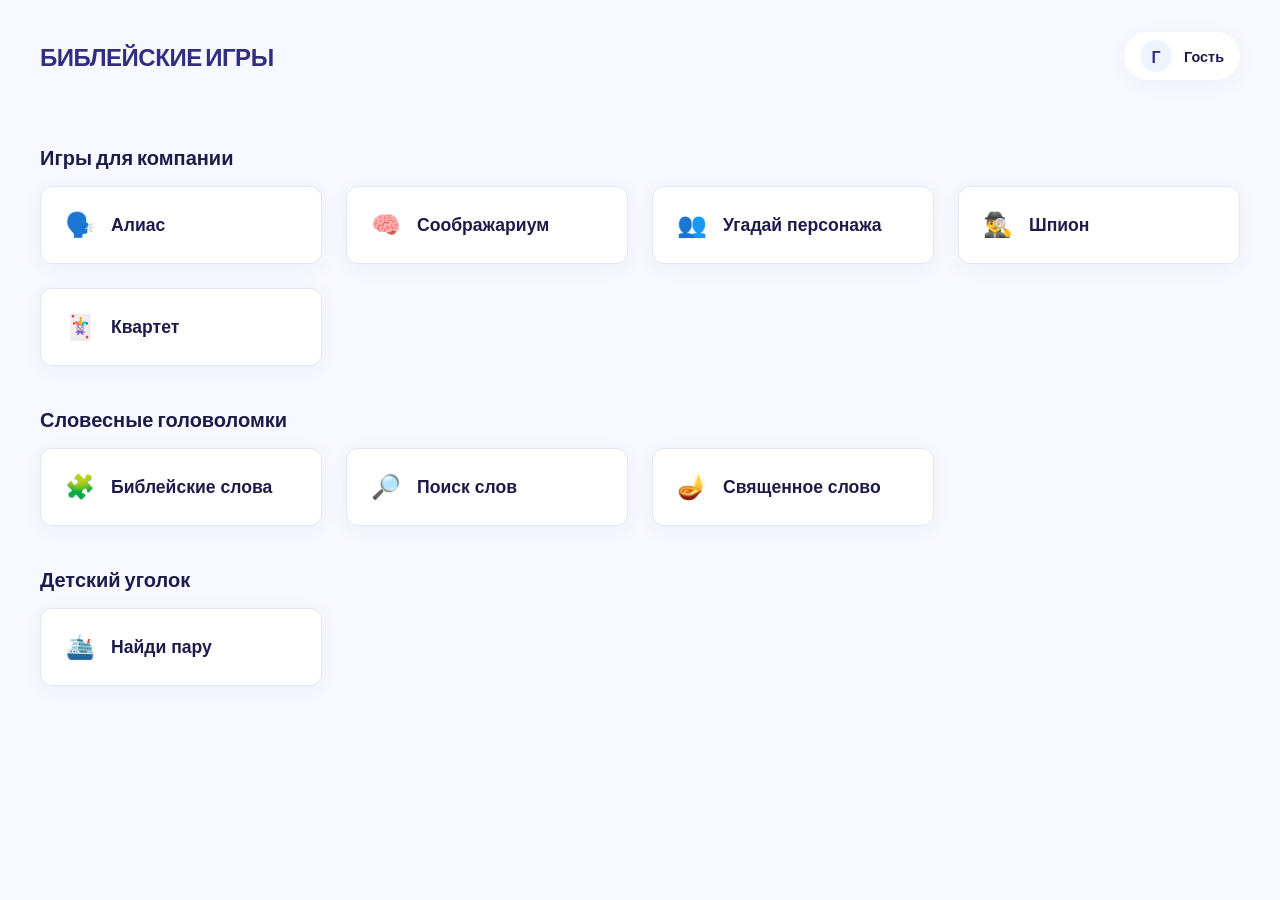
<file: index.html>
<!DOCTYPE html>
<html lang="ru">
<head>
  <meta charset="UTF-8" />
  <meta name="viewport" content="width=device-width, initial-scale=1.0, viewport-fit=cover"/>
  <title>Библейские игры — Премиум</title>
  
  <link rel="preconnect" href="https://fonts.googleapis.com">
  <link rel="preconnect" href="https://fonts.gstatic.com" crossorigin>
  <link href="https://fonts.googleapis.com/css2?family=Plus+Jakarta+Sans:wght@400;600;700;800&display=swap" rel="stylesheet">
  
  <link rel="stylesheet" href="style.css" />
  <script src="https://telegram.org/js/telegram-web-app.js"></script>
</head>
<body>

  <header>
    <h1>Библейские игры</h1>
    <div id="user-profile" class="fade-in">
      <!-- Профиль будет отрендерен через JS -->
    </div>
  </header>

  <div id="main-loader" style="position:fixed; inset:0; background:var(--bg-color); z-index:99999; display:flex; flex-direction:column; align-items:center; justify-content:center;">
    <div style="width: 48px; height: 48px; border: 4px solid var(--accent-color); border-top-color: var(--accent-active); border-radius: 50%; animation: spin 1s linear infinite;"></div>
    <p style="margin-top: 1.5rem; font-weight: 700; color: var(--accent-active);">Загрузка мира игр...</p>
    <style>@keyframes spin { to { transform: rotate(360deg); } }</style>
  </div>

  <div class="menu-container hidden" id="menu-container">
    <section>
      <div class="menu-section-title">Игры для компании</div>
      <div class="menu-grid">
        <button onclick="showGame('alias')" class="game-button">
          <span style="font-size: 1.5rem;">🗣️</span> Алиас
        </button>
        <button onclick="showGame('coimaginarium')" class="game-button">
          <span style="font-size: 1.5rem;">🧠</span> Соображариум
        </button>
        <button onclick="showGame('guess')" class="game-button">
          <span style="font-size: 1.5rem;">👥</span> Угадай персонажа
        </button>
        <button onclick="showGame('spy')" class="game-button">
          <span style="font-size: 1.5rem;">🕵️‍♂️</span> Шпион
        </button>
        <button onclick="showGame('quartet')" class="game-button">
          <span style="font-size: 1.5rem;">🃏</span> Квартет
        </button>
      </div>
    </section>

    <section>
      <div class="menu-section-title">Словесные головоломки</div>
      <div class="menu-grid">
        <button onclick="showGame('bible-wow')" class="game-button">
          <span style="font-size: 1.5rem;">🧩</span> Библейские слова
        </button>
        <button onclick="showGame('bible-wordsearch')" class="game-button">
          <span style="font-size: 1.5rem;">🔎</span> Поиск слов
        </button>
        <button onclick="showGame('sacred-word')" class="game-button">
          <span style="font-size: 1.5rem;">🪔</span> Священное слово
        </button>
      </div>
    </section>

    <section>
      <div class="menu-section-title">Детский уголок</div>
      <div class="menu-grid">
        <button onclick="showGame('kids-ark-pairs')" class="game-button">
          <span style="font-size: 1.5rem;">🛳️</span> Найди пару
        </button>
      </div>
    </section>
  </div>

  <div id="game-container"></div>

  <script src="app.js" defer></script>
</body>
</html>
</file>
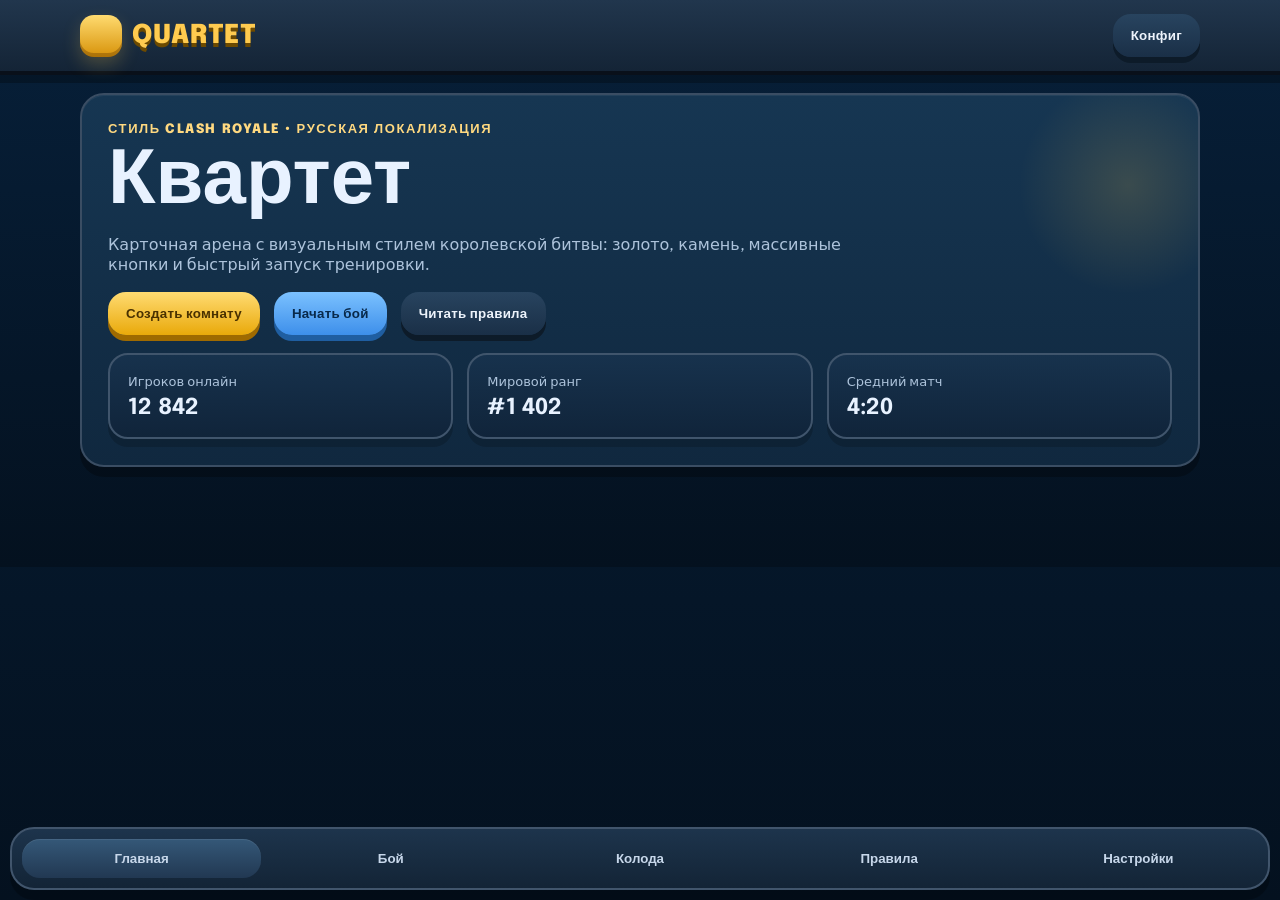
<file: quartet_clash_royale_style_ru.html>
<!DOCTYPE html>
<html lang="ru">
<head>
<meta charset="UTF-8" />
<meta name="viewport" content="width=device-width, initial-scale=1.0" />
<title>Квартет — стиль Clash Royale</title>
<link rel="preconnect" href="https://fonts.googleapis.com">
<link rel="preconnect" href="https://fonts.gstatic.com" crossorigin>
<link href="https://fonts.googleapis.com/css2?family=Epilogue:wght@700;800;900&family=Be+Vietnam+Pro:wght@400;500;700;800&display=swap" rel="stylesheet">
<style>
:root{--bg:#04111f;--field:#0d2135;--panel:#10283f;--panel2:#163652;--text:#e8f2ff;--muted:#adc3db;--gold:#ffcb4f;--blue:#62b0ff;--red:#ff7b70;--line:rgba(255,255,255,.09);--ok:#7fe2a0;}
*{box-sizing:border-box} html,body{margin:0;min-height:100%;font-family:"Be Vietnam Pro",system-ui,sans-serif;background:linear-gradient(180deg,#07203a,#04111f);color:var(--text)} body{padding:0 0 100px}
.topbar{position:sticky;top:0;z-index:10;background:linear-gradient(180deg,#21364d,#142436);border-bottom:4px solid #09101a;box-shadow:0 8px 0 rgba(0,0,0,.28)} .topbar .wrap{width:min(1120px,calc(100% - 20px));margin:0 auto;display:flex;justify-content:space-between;align-items:center;padding:14px 0}
.brand{display:flex;align-items:center;gap:10px;font-family:Epilogue,sans-serif;font-weight:900;text-transform:uppercase;letter-spacing:.04em} .crown{width:42px;height:42px;border-radius:14px;background:linear-gradient(180deg,#ffdb70,#d79209);box-shadow:inset 0 -4px 0 rgba(92,54,0,.35),0 8px 18px rgba(255,203,79,.22)} .brand-name{font-size:26px;color:var(--gold);text-shadow:0 4px 0 #6d4a00}
.wrap{width:min(1120px,calc(100% - 20px));margin:18px auto 0}
.panel{background:linear-gradient(180deg,var(--panel2),var(--panel));border:2px solid #3a4d63;border-radius:24px;box-shadow:0 10px 0 rgba(0,0,0,.28), inset 0 1px 0 rgba(255,255,255,.06)}
.hero{padding:26px;overflow:hidden;position:relative} .hero::after{content:'';position:absolute;right:-40px;top:-20px;width:220px;height:220px;border-radius:50%;background:radial-gradient(circle, rgba(255,203,79,.16), transparent 70%)}
.kicker{color:#ffd980;font-size:13px;letter-spacing:.12em;text-transform:uppercase;font-weight:900;margin-bottom:8px;font-family:Epilogue,sans-serif} h1,h2{font-family:Epilogue,sans-serif;margin:0} h1{font-size:clamp(40px,7vw,78px);line-height:.95} h2{font-size:clamp(24px,3.4vw,36px)} p{color:var(--muted);max-width:760px}
.btn{border:none;border-radius:18px;padding:14px 18px;font-weight:900;font-family:Epilogue,sans-serif;letter-spacing:.02em;cursor:pointer;transition:.16s transform} .btn:hover{transform:translateY(-1px)} .btn:active{transform:translateY(3px)}
.primary{background:linear-gradient(180deg,#ffdb72,#e9a90a);color:#493100;box-shadow:0 6px 0 #9f6a00} .secondary{background:linear-gradient(180deg,#7bc1ff,#3d8fea);color:#08294a;box-shadow:0 6px 0 #1f5ea1} .ghost{background:linear-gradient(180deg,#28445f,#1a2f47);color:#edf3fb;box-shadow:0 6px 0 #0d1b29}
.menu-actions,.stats-grid,.players-list,.lobby-footer,.settings-grid,.game-columns,.pills,.scoreboard{display:flex;gap:14px;flex-wrap:wrap}
.stats-grid{margin-top:18px} .stat{flex:1;min-width:180px;padding:18px;border-radius:20px;background:linear-gradient(180deg,#17324d,#10243a);border:2px solid #40556c;box-shadow:0 8px 0 rgba(0,0,0,.18)} .stat span{display:block;color:var(--muted);font-size:13px;margin-bottom:8px} .stat strong{font-family:Epilogue,sans-serif;font-size:22px}
.bottom-nav{position:fixed;left:10px;right:10px;bottom:10px;display:grid;grid-template-columns:repeat(5,1fr);gap:10px;padding:10px;border-radius:24px;background:linear-gradient(180deg,#1d344c,#132436);border:2px solid #41556c;box-shadow:0 10px 0 rgba(0,0,0,.26)} .tab{border:none;border-radius:18px;background:transparent;padding:12px 8px;color:#c7d7ea;font-weight:800;cursor:pointer} .tab.active{background:linear-gradient(180deg,#355878,#213852);box-shadow:inset 0 1px 0 rgba(255,255,255,.08)}
.section-head{display:flex;justify-content:space-between;align-items:flex-start;gap:14px;margin-bottom:14px} .panel-pad{padding:20px} .muted{color:var(--muted)} .small{font-size:14px}
.player-row,.rule,.toggle,.group-box,.log-item,.completed-box{background:linear-gradient(180deg,#17314a,#12273d);border:2px solid #41556c;border-radius:18px;box-shadow:0 8px 0 rgba(0,0,0,.15)} .player-row{padding:14px 16px;display:flex;justify-content:space-between;align-items:center} .player-row span{display:block;font-size:13px;color:var(--muted);margin-top:4px} .row-actions{display:flex;gap:10px;align-items:center}
.badge{display:inline-flex;align-items:center;justify-content:center;border-radius:999px;padding:8px 12px;font-weight:900;font-family:Epilogue,sans-serif;font-size:12px} .ok{background:rgba(127,226,160,.12);color:#a1f0bb;border:1px solid rgba(127,226,160,.28)} .wait{background:rgba(255,203,79,.12);color:#ffdc85;border:1px solid rgba(255,203,79,.24)} .mini{border:none;padding:10px 12px;border-radius:12px;background:#253b52;color:#fff;box-shadow:0 4px 0 #16273b;cursor:pointer}
.rules-list{display:grid;gap:12px} .rule{padding:16px} .rule b{display:block;font-family:Epilogue,sans-serif;margin-bottom:8px} .settings-grid{display:grid;grid-template-columns:repeat(2,minmax(0,1fr));gap:14px} .toggle{padding:14px 16px;display:flex;align-items:center;justify-content:space-between;gap:12px}
.switch{width:62px;height:36px;border:none;border-radius:999px;background:#425669;position:relative;cursor:pointer} .switch::after{content:'';position:absolute;top:4px;left:4px;width:28px;height:28px;border-radius:50%;background:#fff;transition:.2s} .switch.on{background:linear-gradient(180deg,#ffd86a,#e0a30c)} .switch.on::after{left:30px}
.game-top{padding:18px 20px;display:flex;justify-content:space-between;align-items:center;gap:14px} .score-pill{padding:10px 14px;border-radius:999px;background:linear-gradient(180deg,#1b344c,#10243a);border:2px solid #41556c;font-family:Epilogue,sans-serif;display:flex;gap:10px;align-items:center} .score-pill.turn{box-shadow:inset 0 0 0 2px rgba(255,203,79,.45)}
.game-columns{display:grid;grid-template-columns:1.4fr .9fr;gap:16px} .group-box{padding:14px;margin-top:12px} .group-head{display:flex;justify-content:space-between;align-items:center;margin-bottom:12px} .group-head>div{display:flex;align-items:center;gap:10px} .cards-row{display:flex;gap:10px;flex-wrap:wrap} .card{min-width:140px;padding:14px;border:none;border-radius:18px;text-align:left;cursor:pointer;color:#fff;background:linear-gradient(180deg,#26507a,#19324f);box-shadow:0 6px 0 #10243a;outline:2px solid rgba(255,255,255,.06)} .card.selected{outline:2px solid var(--gold)} .num{display:block;font-family:Epilogue,sans-serif;color:#ffd76d;font-size:12px;margin-bottom:6px} .name{font-weight:800}
.pill{border:none;border-radius:999px;padding:12px 14px;background:linear-gradient(180deg,#254058,#17314a);color:#fff;box-shadow:0 4px 0 #10243a;cursor:pointer} .pill.active{outline:2px solid rgba(255,203,79,.5)} .label{font-size:13px;color:#ffd980;font-family:Epilogue,sans-serif;letter-spacing:.08em;text-transform:uppercase;margin-bottom:8px} .completed-box{padding:14px;margin-top:14px;color:var(--muted)} .log-list{display:grid;gap:10px} .log-item{padding:14px 16px}
@media (max-width:900px){.settings-grid{grid-template-columns:1fr} .game-columns{grid-template-columns:1fr} }
</style>
</head>
<body>
<header class="topbar"><div class="wrap"><div class="brand"><div class="crown"></div><div class="brand-name">Quartet</div></div><button class="btn ghost" onclick="setScreen('settings')">Конфиг</button></div></header>
<div id="app" class="wrap"></div>
<nav class="bottom-nav">
  <button class="tab active" data-tab="menu" onclick="setScreen('menu')">Главная</button>
  <button class="tab" data-tab="lobby" onclick="setScreen('lobby')">Бой</button>
  <button class="tab" data-tab="game" onclick="if(!state.hands['Вы'].length) initGame(); setScreen('game')">Колода</button>
  <button class="tab" data-tab="rules" onclick="setScreen('rules')">Правила</button>
  <button class="tab" data-tab="settings" onclick="setScreen('settings')">Настройки</button>
</nav>
<script>
const DATA = {
  categories: [
    { id:'apostles', name:'Апостолы', icon:'✝️', cards:['Пётр','Андрей','Иаков','Иоанн'] },
    { id:'evangelists', name:'Евангелисты', icon:'📜', cards:['Матфей','Марк','Лука','Иоанн Богослов'] },
    { id:'patriarchs', name:'Патриархи', icon:'🏺', cards:['Авраам','Исаак','Иаков','Иосиф'] },
    { id:'prophets', name:'Пророки', icon:'🔥', cards:['Илия','Елисей','Исаия','Иеремия'] }
  ],
  players: ['Сара','Алекс','Марк']
};
function makeDeck(){ const deck=[]; DATA.categories.forEach(cat=>cat.cards.forEach((name, idx)=>deck.push({id:`${cat.id}_${idx+1}`, cat:cat.id, catName:cat.name, icon:cat.icon, number:idx+1, name}))); return deck; }
function shuffle(arr){ for(let i=arr.length-1;i>0;i--){ const j=Math.floor(Math.random()*(i+1)); [arr[i],arr[j]]=[arr[j],arr[i]];} return arr; }
const state = { screen:'menu', roomCode:'QT-' + Math.random().toString(36).slice(2,6).toUpperCase(), sound:true, music:true, haptics:true, effects:true, host:'Вы', currentTurn:'Вы', log:['Добро пожаловать в «Квартет». Создайте комнату или начните тренировочную партию.'], selectedPlayer:'Сара', selectedCardId:null, hands:{ 'Вы':[], 'Сара':[], 'Алекс':[], 'Марк':[] }, completed:{ 'Вы':[], 'Сара':[], 'Алекс':[], 'Марк':[] }, lobbyReady:{ 'Вы':true, 'Сара':true, 'Алекс':true, 'Марк':false } };
function initGame(){ const deck = shuffle(makeDeck()); Object.keys(state.hands).forEach(p=>state.hands[p]=[]); Object.keys(state.completed).forEach(p=>state.completed[p]=[]); for(let i=0;i<5;i++){ Object.keys(state.hands).forEach(p=>{ const c=deck.pop(); if(c) state.hands[p].push(c); }); } state.currentTurn='Вы'; state.selectedPlayer='Сара'; state.selectedCardId = state.hands['Вы'][0]?.id || null; state.log = ['Партия началась. Ваш ход.']; checkQuartetsAll(); render(); }
function byCat(hand){ const map = {}; hand.forEach(c=>{ if(!map[c.cat]) map[c.cat]={catName:c.catName, icon:c.icon, cards:[]}; map[c.cat].cards.push(c); }); Object.values(map).forEach(g=>g.cards.sort((a,b)=>a.number-b.number)); return map; }
function checkQuartets(player){ const groups = byCat(state.hands[player]); Object.entries(groups).forEach(([cat,g])=>{ if(g.cards.length===4 && !state.completed[player].includes(cat)){ state.completed[player].push(cat); state.log.unshift(`${player} собрал(а) квартет «${g.catName}».`); } }); }
function checkQuartetsAll(){ Object.keys(state.hands).forEach(p=>checkQuartets(p)); }
function setScreen(screen){ state.screen=screen; render(); }
function copyCode(){ navigator.clipboard?.writeText(state.roomCode); pushLog('Код комнаты скопирован: ' + state.roomCode); }
function toggleReadyBot(name){ if(name==='Вы') return; state.lobbyReady[name]=!state.lobbyReady[name]; render(); }
function startFromLobby(){ initGame(); setScreen('game'); }
function toggleSetting(key){ state[key]=!state[key]; render(); }
function pushLog(msg){ state.log.unshift(msg); if(state.log.length>8) state.log.length=8; render(); }
function chooseCard(id){ state.selectedCardId=id; render(); }
function choosePlayer(name){ state.selectedPlayer=name; render(); }
function requestCard(){ if(state.currentTurn!=='Вы') return pushLog('Сейчас ход соперника.'); const my = state.hands['Вы']; const card = my.find(c=>c.id===state.selectedCardId); if(!card) return pushLog('Сначала выберите карту из своей руки.'); const target = state.selectedPlayer; const needed = DATA.categories.find(c=>c.id===card.cat).cards.map((name, idx)=>({id:`${card.cat}_${idx+1}`, name, number:idx+1})).find(x=>!my.some(c=>c.id===x.id)); if(!needed) return pushLog('По этой серии у вас уже собран полный квартет.'); const targetHand = state.hands[target]; const found = targetHand.find(c=>c.id===needed.id); if(found){ state.hands[target] = targetHand.filter(c=>c.id!==needed.id); state.hands['Вы'].push(found); state.log.unshift(`Вы запросили у ${target.toLowerCase()} карту «${found.name}» и получили её.`); checkQuartets('Вы'); state.selectedCardId = found.id; render(); } else { state.log.unshift(`У ${target.toLowerCase()} не оказалось карты «${needed.name}». Ход переходит соперникам.`); state.currentTurn = target; render(); setTimeout(botTurn, 900); } }
function botTurn(){ const bots = DATA.players; let actor = state.currentTurn; if(actor==='Вы') return; const hand = state.hands[actor]; if(!hand.length){ state.currentTurn='Вы'; pushLog(`${actor} пропускает ход.`); return; } const sample = hand[Math.floor(Math.random()*hand.length)]; const targets = ['Вы', ...bots.filter(p=>p!==actor)]; const target = targets[Math.floor(Math.random()*targets.length)]; const needList = DATA.categories.find(c=>c.id===sample.cat).cards.map((name, idx)=>({id:`${sample.cat}_${idx+1}`, name})).filter(x=>!hand.some(c=>c.id===x.id)); const needed = needList[Math.floor(Math.random()*needList.length)] || {id:sample.id, name:sample.name}; const tHand = state.hands[target]; const found = tHand.find(c=>c.id===needed.id); if(found){ state.hands[target] = tHand.filter(c=>c.id!==needed.id); state.hands[actor].push(found); state.log.unshift(`${actor} получил(а) у ${target==='Вы'?'вас':target.toLowerCase()} карту «${found.name}».`); checkQuartets(actor); render(); setTimeout(botTurn, 900); } else { state.log.unshift(`${actor} запросил(а) «${needed.name}», но промахнулся(лась). Ваш ход.`); state.currentTurn='Вы'; render(); } }
function renderMenu(){ return `<section class="screen active hero"><div class="hero-card panel"><div class="kicker">Русская версия • автономный HTML</div><h1>Квартет</h1><p>Собирайте наборы из четырёх карт, запрашивайте недостающие карты у соперников и побеждайте по числу собранных квартетов.</p><div class="menu-actions"><button class="btn primary" onclick="setScreen('lobby')">Создать комнату</button><button class="btn secondary" onclick="initGame(); setScreen('game')">Быстрый матч</button><button class="btn ghost" onclick="setScreen('rules')">Правила</button></div><div class="stats-grid"><div class="stat"><span>Игроков онлайн</span><strong>2 481</strong></div><div class="stat"><span>Ваш ранг</span><strong>42 ур.</strong></div><div class="stat"><span>Средний матч</span><strong>9:41</strong></div></div></div></section>`; }
function renderLobby(){ const players = Object.entries(state.lobbyReady).map(([name,ready])=>`<div class="player-row ${ready?'ready':''}"><div><strong>${name}</strong><span>${name==='Вы'?'ХОСТ':'Игрок'}</span></div><div class="row-actions"><span class="badge ${ready?'ok':'wait'}">${ready?'Готов':'Ожидает'}</span>${name!=='Вы'?`<button class="mini" onclick="toggleReadyBot('${name}')">Перекл.</button>`:''}</div></div>`).join(''); const readyCount = Object.values(state.lobbyReady).filter(Boolean).length; return `<section class="screen active"><div class="panel lobby-box"><div class="section-head"><div><div class="kicker">Лобби</div><h2>Комната готова</h2></div><button class="btn ghost" onclick="copyCode()">Код: ${state.roomCode}</button></div><p class="muted">Ожидание игроков. Для демонстрации можно переключать готовность ботов вручную.</p><div class="players-list">${players}</div><div class="lobby-footer"><div class="stat-inline">${readyCount} / 4 игроков готовы</div><button class="btn primary" onclick="startFromLobby()">Начать игру</button></div></div></section>`; }
function renderRules(){ return `<section class="screen active"><div class="panel rules-box"><div class="section-head"><div><div class="kicker">Правила</div><h2>Как играть</h2></div><button class="btn ghost" onclick="setScreen('settings')">Настройки</button></div><div class="rules-list"><div class="rule"><b>1. Цель</b><span>Соберите как можно больше квартетов — полных наборов из четырёх связанных карт.</span></div><div class="rule"><b>2. Ход</b><span>Выберите карту из руки, затем соперника. Игра сама запросит недостающую карту из этой серии.</span></div><div class="rule"><b>3. Успех</b><span>Если карта есть у соперника, вы забираете её и продолжаете ход.</span></div><div class="rule"><b>4. Промах</b><span>Если карты нет, ход переходит соперникам.</span></div></div><div class="settings-grid compact"><label class="toggle"><span>Звук</span><button class="switch ${state.sound?'on':''}" onclick="toggleSetting('sound')"></button></label><label class="toggle"><span>Музыка</span><button class="switch ${state.music?'on':''}" onclick="toggleSetting('music')"></button></label><label class="toggle"><span>Вибрация</span><button class="switch ${state.haptics?'on':''}" onclick="toggleSetting('haptics')"></button></label><label class="toggle"><span>Эффекты</span><button class="switch ${state.effects?'on':''}" onclick="toggleSetting('effects')"></button></label></div></div></section>`; }
function renderSettings(){ return `<section class="screen active"><div class="panel rules-box"><div class="section-head"><div><div class="kicker">Настройки</div><h2>Параметры игры</h2></div><button class="btn ghost" onclick="setScreen('rules')">К правилам</button></div><div class="settings-grid"><label class="toggle"><span>Звуковые эффекты</span><button class="switch ${state.sound?'on':''}" onclick="toggleSetting('sound')"></button></label><label class="toggle"><span>Музыка</span><button class="switch ${state.music?'on':''}" onclick="toggleSetting('music')"></button></label><label class="toggle"><span>Виброотклик</span><button class="switch ${state.haptics?'on':''}" onclick="toggleSetting('haptics')"></button></label><label class="toggle"><span>Кинетические эффекты</span><button class="switch ${state.effects?'on':''}" onclick="toggleSetting('effects')"></button></label></div><div class="version">Версия 1.0 • Русская локальная сборка</div></div></section>`; }
function renderGame(){ const myGroups = Object.values(byCat(state.hands['Вы'])); const completed = state.completed['Вы'].map(cat=>DATA.categories.find(c=>c.id===cat)?.name).filter(Boolean); const handHtml = myGroups.map(group=>{ const missing = [1,2,3,4].filter(n=>!group.cards.some(c=>c.number===n)); return `<div class="group-box"><div class="group-head"><div><span class="icon">${group.icon}</span><strong>${group.catName}</strong></div><span>${group.cards.length} / 4</span></div><div class="cards-row">${group.cards.map(c=>`<button class="card ${state.selectedCardId===c.id?'selected':''}" onclick="chooseCard('${c.id}')"><span class="num">${String(c.number).padStart(2,'0')}</span><span class="name">${c.name}</span></button>`).join('')}</div><div class="missing">${missing.length?`Не хватает: ${missing.map(n=>String(n).padStart(2,'0')).join(', ')}`:'Квартет собран'}</div></div>`; }).join('') || '<div class="empty">У вас пока нет карт.</div>'; const opponents = DATA.players.map(p=>`<button class="pill ${state.selectedPlayer===p?'active':''}" onclick="choosePlayer('${p}')">${p} <small>${state.hands[p].length}</small></button>`).join(''); return `<section class="screen active game-layout"><div class="panel game-top"><div><div class="kicker">Текущий ход</div><h2>${state.currentTurn}</h2></div><div class="scoreboard">${['Вы',...DATA.players].map(p=>`<div class="score-pill ${state.currentTurn===p?'turn':''}"><span>${p}</span><strong>${state.completed[p].length}</strong></div>`).join('')}</div></div><div class="game-columns"><div class="panel hand-panel"><div class="section-head"><div><div class="kicker">Ваша рука</div><h2>${state.hands['Вы'].length} карт</h2></div><span class="badge ok">Квартеты: ${completed.length}</span></div>${handHtml}</div><div class="panel action-panel"><div class="section-head"><div><div class="kicker">Панель действия</div><h2>Запрос карты</h2></div></div><div class="label">1. Выберите игрока</div><div class="pills">${opponents}</div><div class="label">2. Выберите карту из своей руки</div><div class="muted small">Игра автоматически запросит недостающую карту из той же серии.</div><button class="btn primary big" onclick="requestCard()">Запросить карту</button><button class="btn ghost" onclick="setScreen('lobby')">Вернуться в лобби</button><div class="completed-box">${completed.length?`Собрано: ${completed.join(', ')}`:'Пока нет собранных квартетов.'}</div></div></div><div class="panel log-panel"><div class="section-head"><div><div class="kicker">Журнал партии</div><h2>Последние события</h2></div></div><div class="log-list">${state.log.map(item=>`<div class="log-item">${item}</div>`).join('')}</div></div></section>`; }
function render(){ document.getElementById('app').innerHTML = (state.screen==='menu'?renderMenu():'') + (state.screen==='lobby'?renderLobby():'') + (state.screen==='game'?renderGame():'') + (state.screen==='rules'?renderRules():'') + (state.screen==='settings'?renderSettings():''); document.querySelectorAll('[data-tab]').forEach(el=>el.classList.toggle('active', el.dataset.tab===state.screen)); }
window.addEventListener('load', ()=>{ render(); });

renderMenu = function(){ return `<section class="panel hero"><div class="kicker">Стиль Clash Royale • русская локализация</div><h1>Квартет</h1><p>Карточная арена с визуальным стилем королевской битвы: золото, камень, массивные кнопки и быстрый запуск тренировки.</p><div class="menu-actions" style="margin-top:18px"><button class="btn primary" onclick="setScreen('lobby')">Создать комнату</button><button class="btn secondary" onclick="initGame(); setScreen('game')">Начать бой</button><button class="btn ghost" onclick="setScreen('rules')">Читать правила</button></div><div class="stats-grid"><div class="stat"><span>Игроков онлайн</span><strong>12 842</strong></div><div class="stat"><span>Мировой ранг</span><strong>#1 402</strong></div><div class="stat"><span>Средний матч</span><strong>4:20</strong></div></div></section>`; };
const _lobby = renderLobby, _rules = renderRules, _settings = renderSettings;
renderLobby = function(){ return `<section class="panel panel-pad">${_lobby().replace(/^<section class="screen active"><div class="panel lobby-box">/,'').replace(/<\/div><\/section>$/,'')}</section>`; };
renderRules = function(){ return `<section class="panel panel-pad">${_rules().replace(/^<section class="screen active"><div class="panel rules-box">/,'').replace(/<\/div><\/section>$/,'')}</section>`; };
renderSettings = function(){ return `<section class="panel panel-pad">${_settings().replace(/^<section class="screen active"><div class="panel rules-box">/,'').replace(/<\/div><\/section>$/,'')}</section>`; };
</script>
</body>
</html>
</file>
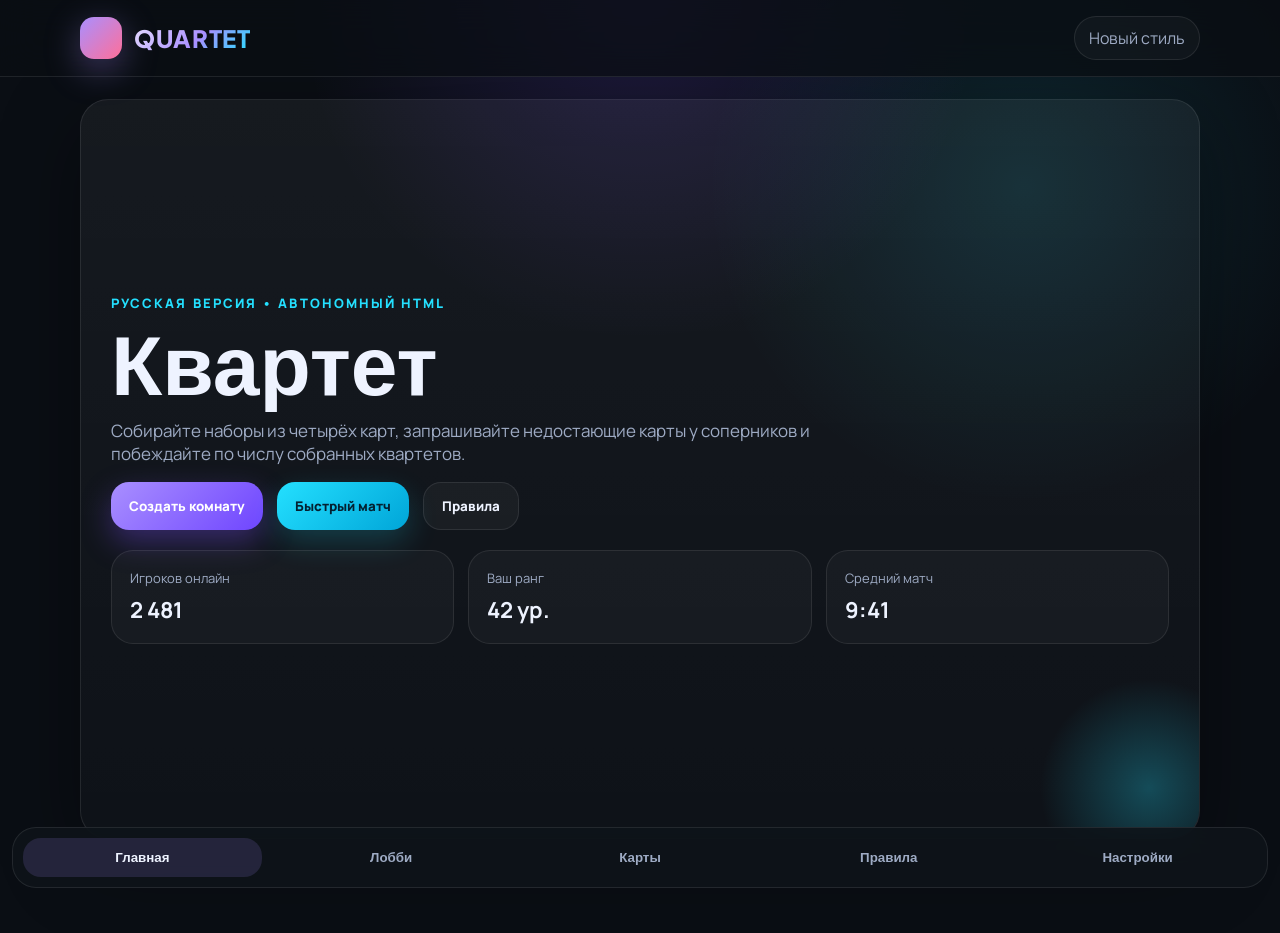
<file: quartet_new_style_ru.html>
<!DOCTYPE html>
<html lang="ru">
<head>
<meta charset="UTF-8" />
<meta name="viewport" content="width=device-width, initial-scale=1.0" />
<title>Квартет — новый стиль</title>
<link rel="preconnect" href="https://fonts.googleapis.com">
<link rel="preconnect" href="https://fonts.gstatic.com" crossorigin>
<link href="https://fonts.googleapis.com/css2?family=Plus+Jakarta+Sans:wght@600;700;800&family=Manrope:wght@400;500;700;800&display=swap" rel="stylesheet">
<style>
:root{--bg:#0a0e14;--surface:#141a22;--surface2:#1b2430;--stroke:rgba(255,255,255,.09);--text:#eef3ff;--muted:#9eabc4;--violet:#a98fff;--cyan:#24e0ff;--pink:#ff6f99;--ok:#54e3a4;--warn:#ffce5b;}
*{box-sizing:border-box} html,body{margin:0;min-height:100%;background:radial-gradient(circle at top, rgba(126,81,255,.18), transparent 30%),radial-gradient(circle at 80% 20%, rgba(36,224,255,.12), transparent 25%),var(--bg);color:var(--text);font-family:Manrope,system-ui,sans-serif}
body{padding:0 0 94px;overflow-x:hidden} .wrap{width:min(1120px,calc(100% - 24px));margin:0 auto}
.topbar{position:sticky;top:0;z-index:10;background:rgba(10,14,20,.74);backdrop-filter:blur(18px);border-bottom:1px solid var(--stroke)}
.topbar .wrap{display:flex;align-items:center;justify-content:space-between;padding:16px 0}
.brand{display:flex;align-items:center;gap:12px;font-family:"Plus Jakarta Sans",sans-serif;font-weight:800;letter-spacing:.04em;text-transform:uppercase}
.logo{width:42px;height:42px;border-radius:14px;background:linear-gradient(135deg,var(--violet),var(--pink));box-shadow:0 10px 35px rgba(169,143,255,.35)}
.brand-name{font-size:24px;background:linear-gradient(135deg,#e8deff,var(--violet) 55%,var(--cyan));-webkit-background-clip:text;background-clip:text;color:transparent}
.top-chip{padding:10px 14px;border:1px solid var(--stroke);border-radius:999px;background:rgba(255,255,255,.03);color:var(--muted)}
#app{width:min(1120px,calc(100% - 24px));margin:22px auto 0}
.panel{background:linear-gradient(180deg, rgba(255,255,255,.05), rgba(255,255,255,.02));border:1px solid var(--stroke);border-radius:28px;box-shadow:0 24px 80px rgba(0,0,0,.35)}
.hero-card{padding:30px;min-height:calc(100dvh - 160px);display:flex;flex-direction:column;justify-content:center;position:relative;overflow:hidden}
.hero-card::after{content:'';position:absolute;inset:auto -60px -60px auto;width:220px;height:220px;border-radius:50%;background:radial-gradient(circle, rgba(36,224,255,.28), transparent 70%)}
.kicker{font-size:13px;letter-spacing:.16em;text-transform:uppercase;color:var(--cyan);margin-bottom:10px;font-weight:800}
h1,h2{font-family:"Plus Jakarta Sans",sans-serif;margin:0} h1{font-size:clamp(42px,8vw,84px);line-height:.95} h2{font-size:clamp(24px,4vw,36px)} p{color:var(--muted);font-size:17px;max-width:760px}
.menu-actions,.pills,.scoreboard,.players-list,.settings-grid,.stats-grid,.game-columns,.lobby-footer{display:flex;gap:14px;flex-wrap:wrap}
.btn{border:none;border-radius:18px;padding:14px 18px;font-weight:800;cursor:pointer;font-family:inherit;transition:.18s transform,.18s opacity,.18s box-shadow} .btn:hover{transform:translateY(-1px)} .btn:active{transform:translateY(1px)}
.primary{background:linear-gradient(135deg,var(--violet),#6f45ff);color:#fff;box-shadow:0 12px 30px rgba(126,81,255,.35)} .secondary{background:linear-gradient(135deg,var(--cyan),#00a5d8);color:#042131;box-shadow:0 12px 30px rgba(36,224,255,.2)} .ghost{background:rgba(255,255,255,.04);color:var(--text);border:1px solid var(--stroke)}
.big{width:100%;padding:16px 18px;font-size:17px} .stat,.player-row,.group-box,.log-item,.completed-box{border:1px solid var(--stroke);background:rgba(255,255,255,.03);border-radius:22px}
.stats-grid{margin-top:20px} .stat{padding:18px;min-width:180px;flex:1} .stat span{display:block;color:var(--muted);font-size:13px;margin-bottom:8px} .stat strong{font-size:22px}
.section-head{display:flex;justify-content:space-between;align-items:flex-start;gap:16px;margin-bottom:16px} .muted{color:var(--muted)} .small{font-size:14px}
.lobby-box,.rules-box,.hand-panel,.action-panel,.game-top,.log-panel{padding:22px} .players-list{flex-direction:column} .player-row{padding:16px;display:flex;justify-content:space-between;align-items:center} .player-row span{display:block;color:var(--muted);font-size:13px;margin-top:4px}
.badge{display:inline-flex;align-items:center;justify-content:center;border-radius:999px;padding:8px 12px;font-weight:800;font-size:13px} .ok{background:rgba(84,227,164,.12);color:#8df1c0} .wait{background:rgba(255,206,91,.12);color:#ffd873}
.row-actions{display:flex;gap:10px;align-items:center} .mini{border:none;background:rgba(255,255,255,.06);color:var(--text);border-radius:12px;padding:10px 12px;cursor:pointer}
.stat-inline{color:var(--muted);padding:10px 2px} .rules-list{display:grid;gap:14px} .rule{padding:16px 18px;border:1px solid var(--stroke);border-radius:18px;background:rgba(255,255,255,.025)} .rule b{display:block;margin-bottom:8px}
.settings-grid{display:grid;grid-template-columns:repeat(2,minmax(0,1fr));gap:14px} .settings-grid.compact{margin-top:20px}
.toggle{display:flex;align-items:center;justify-content:space-between;gap:16px;padding:16px 18px;border:1px solid var(--stroke);border-radius:18px;background:rgba(255,255,255,.03)}
.switch{width:62px;height:36px;border:none;border-radius:999px;background:#374151;position:relative;cursor:pointer} .switch::after{content:'';position:absolute;top:4px;left:4px;width:28px;height:28px;border-radius:50%;background:#fff;transition:.2s} .switch.on{background:linear-gradient(135deg,var(--violet),var(--cyan))} .switch.on::after{left:30px}
.version{margin-top:18px;color:var(--muted)} .game-layout{display:grid;gap:16px} .game-top{display:flex;justify-content:space-between;align-items:center;gap:16px} .score-pill{padding:10px 14px;border-radius:999px;background:rgba(255,255,255,.05);border:1px solid var(--stroke);display:flex;gap:10px;align-items:center} .score-pill.turn{box-shadow:0 0 0 1px rgba(169,143,255,.7) inset}
.game-columns{display:grid;grid-template-columns:1.45fr .9fr;gap:16px} .group-box{padding:16px;margin-top:12px} .group-head{display:flex;justify-content:space-between;align-items:center;margin-bottom:12px} .group-head>div{display:flex;align-items:center;gap:10px} .icon{font-size:20px} .cards-row{display:flex;flex-wrap:wrap;gap:10px}
.card{min-width:138px;padding:14px;border-radius:18px;border:1px solid rgba(169,143,255,.18);background:linear-gradient(180deg, rgba(169,143,255,.12), rgba(255,255,255,.03));color:var(--text);text-align:left;cursor:pointer} .card.selected{outline:2px solid var(--cyan);box-shadow:0 0 0 4px rgba(36,224,255,.08)} .num{display:block;color:var(--cyan);font-size:12px;font-weight:800;margin-bottom:6px} .name{font-weight:800}
.missing{margin-top:10px;color:var(--muted);font-size:14px} .pills{display:flex;gap:10px;flex-wrap:wrap;margin:10px 0 16px} .pill{border:none;border-radius:999px;padding:12px 14px;background:rgba(255,255,255,.05);color:var(--text);cursor:pointer;border:1px solid var(--stroke)} .pill.active{background:linear-gradient(135deg, rgba(169,143,255,.22), rgba(36,224,255,.16));box-shadow:0 0 0 1px rgba(169,143,255,.5) inset} .pill small{opacity:.72;margin-left:4px}
.label{font-size:13px;letter-spacing:.12em;text-transform:uppercase;color:var(--muted);font-weight:800;margin-bottom:8px} .completed-box{padding:14px;margin-top:14px;color:var(--muted)} .log-list{display:grid;gap:10px} .log-item{padding:14px 16px}
.bottom-nav{position:fixed;left:12px;right:12px;bottom:12px;border:1px solid var(--stroke);background:rgba(15,20,26,.86);backdrop-filter:blur(18px);border-radius:24px;padding:10px;display:grid;grid-template-columns:repeat(5,1fr);gap:10px;z-index:15} .tab{border:none;border-radius:18px;padding:12px 8px;background:transparent;color:var(--muted);font-weight:800;cursor:pointer} .tab.active{background:rgba(169,143,255,.15);color:var(--text)}
@media (max-width:900px){.game-columns{grid-template-columns:1fr} .settings-grid{grid-template-columns:1fr} .hero-card{min-height:auto} }
</style>
</head>
<body>
<header class="topbar"><div class="wrap"><div class="brand"><div class="logo"></div><div class="brand-name">Quartet</div></div><div class="top-chip">Новый стиль</div></div></header>
<div id="app"></div>
<nav class="bottom-nav">
  <button class="tab active" data-tab="menu" onclick="setScreen('menu')">Главная</button>
  <button class="tab" data-tab="lobby" onclick="setScreen('lobby')">Лобби</button>
  <button class="tab" data-tab="game" onclick="if(!state.hands['Вы'].length) initGame(); setScreen('game')">Карты</button>
  <button class="tab" data-tab="rules" onclick="setScreen('rules')">Правила</button>
  <button class="tab" data-tab="settings" onclick="setScreen('settings')">Настройки</button>
</nav>
<script>
const DATA = {
  categories: [
    { id:'apostles', name:'Апостолы', icon:'✝️', cards:['Пётр','Андрей','Иаков','Иоанн'] },
    { id:'evangelists', name:'Евангелисты', icon:'📜', cards:['Матфей','Марк','Лука','Иоанн Богослов'] },
    { id:'patriarchs', name:'Патриархи', icon:'🏺', cards:['Авраам','Исаак','Иаков','Иосиф'] },
    { id:'prophets', name:'Пророки', icon:'🔥', cards:['Илия','Елисей','Исаия','Иеремия'] }
  ],
  players: ['Сара','Алекс','Марк']
};
function makeDeck(){ const deck=[]; DATA.categories.forEach(cat=>cat.cards.forEach((name, idx)=>deck.push({id:`${cat.id}_${idx+1}`, cat:cat.id, catName:cat.name, icon:cat.icon, number:idx+1, name}))); return deck; }
function shuffle(arr){ for(let i=arr.length-1;i>0;i--){ const j=Math.floor(Math.random()*(i+1)); [arr[i],arr[j]]=[arr[j],arr[i]];} return arr; }
const state = { screen:'menu', roomCode:'QT-' + Math.random().toString(36).slice(2,6).toUpperCase(), sound:true, music:true, haptics:true, effects:true, host:'Вы', currentTurn:'Вы', log:['Добро пожаловать в «Квартет». Создайте комнату или начните тренировочную партию.'], selectedPlayer:'Сара', selectedCardId:null, hands:{ 'Вы':[], 'Сара':[], 'Алекс':[], 'Марк':[] }, completed:{ 'Вы':[], 'Сара':[], 'Алекс':[], 'Марк':[] }, lobbyReady:{ 'Вы':true, 'Сара':true, 'Алекс':true, 'Марк':false } };
function initGame(){ const deck = shuffle(makeDeck()); Object.keys(state.hands).forEach(p=>state.hands[p]=[]); Object.keys(state.completed).forEach(p=>state.completed[p]=[]); for(let i=0;i<5;i++){ Object.keys(state.hands).forEach(p=>{ const c=deck.pop(); if(c) state.hands[p].push(c); }); } state.currentTurn='Вы'; state.selectedPlayer='Сара'; state.selectedCardId = state.hands['Вы'][0]?.id || null; state.log = ['Партия началась. Ваш ход.']; checkQuartetsAll(); render(); }
function byCat(hand){ const map = {}; hand.forEach(c=>{ if(!map[c.cat]) map[c.cat]={catName:c.catName, icon:c.icon, cards:[]}; map[c.cat].cards.push(c); }); Object.values(map).forEach(g=>g.cards.sort((a,b)=>a.number-b.number)); return map; }
function checkQuartets(player){ const groups = byCat(state.hands[player]); Object.entries(groups).forEach(([cat,g])=>{ if(g.cards.length===4 && !state.completed[player].includes(cat)){ state.completed[player].push(cat); state.log.unshift(`${player} собрал(а) квартет «${g.catName}».`); } }); }
function checkQuartetsAll(){ Object.keys(state.hands).forEach(p=>checkQuartets(p)); }
function setScreen(screen){ state.screen=screen; render(); }
function copyCode(){ navigator.clipboard?.writeText(state.roomCode); pushLog('Код комнаты скопирован: ' + state.roomCode); }
function toggleReadyBot(name){ if(name==='Вы') return; state.lobbyReady[name]=!state.lobbyReady[name]; render(); }
function startFromLobby(){ initGame(); setScreen('game'); }
function toggleSetting(key){ state[key]=!state[key]; render(); }
function pushLog(msg){ state.log.unshift(msg); if(state.log.length>8) state.log.length=8; render(); }
function chooseCard(id){ state.selectedCardId=id; render(); }
function choosePlayer(name){ state.selectedPlayer=name; render(); }
function requestCard(){ if(state.currentTurn!=='Вы') return pushLog('Сейчас ход соперника.'); const my = state.hands['Вы']; const card = my.find(c=>c.id===state.selectedCardId); if(!card) return pushLog('Сначала выберите карту из своей руки.'); const target = state.selectedPlayer; const needed = DATA.categories.find(c=>c.id===card.cat).cards.map((name, idx)=>({id:`${card.cat}_${idx+1}`, name, number:idx+1})).find(x=>!my.some(c=>c.id===x.id)); if(!needed) return pushLog('По этой серии у вас уже собран полный квартет.'); const targetHand = state.hands[target]; const found = targetHand.find(c=>c.id===needed.id); if(found){ state.hands[target] = targetHand.filter(c=>c.id!==needed.id); state.hands['Вы'].push(found); state.log.unshift(`Вы запросили у ${target.toLowerCase()} карту «${found.name}» и получили её.`); checkQuartets('Вы'); state.selectedCardId = found.id; render(); } else { state.log.unshift(`У ${target.toLowerCase()} не оказалось карты «${needed.name}». Ход переходит соперникам.`); state.currentTurn = target; render(); setTimeout(botTurn, 900); } }
function botTurn(){ const bots = DATA.players; let actor = state.currentTurn; if(actor==='Вы') return; const hand = state.hands[actor]; if(!hand.length){ state.currentTurn='Вы'; pushLog(`${actor} пропускает ход.`); return; } const sample = hand[Math.floor(Math.random()*hand.length)]; const targets = ['Вы', ...bots.filter(p=>p!==actor)]; const target = targets[Math.floor(Math.random()*targets.length)]; const needList = DATA.categories.find(c=>c.id===sample.cat).cards.map((name, idx)=>({id:`${sample.cat}_${idx+1}`, name})).filter(x=>!hand.some(c=>c.id===x.id)); const needed = needList[Math.floor(Math.random()*needList.length)] || {id:sample.id, name:sample.name}; const tHand = state.hands[target]; const found = tHand.find(c=>c.id===needed.id); if(found){ state.hands[target] = tHand.filter(c=>c.id!==needed.id); state.hands[actor].push(found); state.log.unshift(`${actor} получил(а) у ${target==='Вы'?'вас':target.toLowerCase()} карту «${found.name}».`); checkQuartets(actor); render(); setTimeout(botTurn, 900); } else { state.log.unshift(`${actor} запросил(а) «${needed.name}», но промахнулся(лась). Ваш ход.`); state.currentTurn='Вы'; render(); } }
function renderMenu(){ return `<section class="screen active hero"><div class="hero-card panel"><div class="kicker">Русская версия • автономный HTML</div><h1>Квартет</h1><p>Собирайте наборы из четырёх карт, запрашивайте недостающие карты у соперников и побеждайте по числу собранных квартетов.</p><div class="menu-actions"><button class="btn primary" onclick="setScreen('lobby')">Создать комнату</button><button class="btn secondary" onclick="initGame(); setScreen('game')">Быстрый матч</button><button class="btn ghost" onclick="setScreen('rules')">Правила</button></div><div class="stats-grid"><div class="stat"><span>Игроков онлайн</span><strong>2 481</strong></div><div class="stat"><span>Ваш ранг</span><strong>42 ур.</strong></div><div class="stat"><span>Средний матч</span><strong>9:41</strong></div></div></div></section>`; }
function renderLobby(){ const players = Object.entries(state.lobbyReady).map(([name,ready])=>`<div class="player-row ${ready?'ready':''}"><div><strong>${name}</strong><span>${name==='Вы'?'ХОСТ':'Игрок'}</span></div><div class="row-actions"><span class="badge ${ready?'ok':'wait'}">${ready?'Готов':'Ожидает'}</span>${name!=='Вы'?`<button class="mini" onclick="toggleReadyBot('${name}')">Перекл.</button>`:''}</div></div>`).join(''); const readyCount = Object.values(state.lobbyReady).filter(Boolean).length; return `<section class="screen active"><div class="panel lobby-box"><div class="section-head"><div><div class="kicker">Лобби</div><h2>Комната готова</h2></div><button class="btn ghost" onclick="copyCode()">Код: ${state.roomCode}</button></div><p class="muted">Ожидание игроков. Для демонстрации можно переключать готовность ботов вручную.</p><div class="players-list">${players}</div><div class="lobby-footer"><div class="stat-inline">${readyCount} / 4 игроков готовы</div><button class="btn primary" onclick="startFromLobby()">Начать игру</button></div></div></section>`; }
function renderRules(){ return `<section class="screen active"><div class="panel rules-box"><div class="section-head"><div><div class="kicker">Правила</div><h2>Как играть</h2></div><button class="btn ghost" onclick="setScreen('settings')">Настройки</button></div><div class="rules-list"><div class="rule"><b>1. Цель</b><span>Соберите как можно больше квартетов — полных наборов из четырёх связанных карт.</span></div><div class="rule"><b>2. Ход</b><span>Выберите карту из руки, затем соперника. Игра сама запросит недостающую карту из этой серии.</span></div><div class="rule"><b>3. Успех</b><span>Если карта есть у соперника, вы забираете её и продолжаете ход.</span></div><div class="rule"><b>4. Промах</b><span>Если карты нет, ход переходит соперникам.</span></div></div><div class="settings-grid compact"><label class="toggle"><span>Звук</span><button class="switch ${state.sound?'on':''}" onclick="toggleSetting('sound')"></button></label><label class="toggle"><span>Музыка</span><button class="switch ${state.music?'on':''}" onclick="toggleSetting('music')"></button></label><label class="toggle"><span>Вибрация</span><button class="switch ${state.haptics?'on':''}" onclick="toggleSetting('haptics')"></button></label><label class="toggle"><span>Эффекты</span><button class="switch ${state.effects?'on':''}" onclick="toggleSetting('effects')"></button></label></div></div></section>`; }
function renderSettings(){ return `<section class="screen active"><div class="panel rules-box"><div class="section-head"><div><div class="kicker">Настройки</div><h2>Параметры игры</h2></div><button class="btn ghost" onclick="setScreen('rules')">К правилам</button></div><div class="settings-grid"><label class="toggle"><span>Звуковые эффекты</span><button class="switch ${state.sound?'on':''}" onclick="toggleSetting('sound')"></button></label><label class="toggle"><span>Музыка</span><button class="switch ${state.music?'on':''}" onclick="toggleSetting('music')"></button></label><label class="toggle"><span>Виброотклик</span><button class="switch ${state.haptics?'on':''}" onclick="toggleSetting('haptics')"></button></label><label class="toggle"><span>Кинетические эффекты</span><button class="switch ${state.effects?'on':''}" onclick="toggleSetting('effects')"></button></label></div><div class="version">Версия 1.0 • Русская локальная сборка</div></div></section>`; }
function renderGame(){ const myGroups = Object.values(byCat(state.hands['Вы'])); const completed = state.completed['Вы'].map(cat=>DATA.categories.find(c=>c.id===cat)?.name).filter(Boolean); const handHtml = myGroups.map(group=>{ const missing = [1,2,3,4].filter(n=>!group.cards.some(c=>c.number===n)); return `<div class="group-box"><div class="group-head"><div><span class="icon">${group.icon}</span><strong>${group.catName}</strong></div><span>${group.cards.length} / 4</span></div><div class="cards-row">${group.cards.map(c=>`<button class="card ${state.selectedCardId===c.id?'selected':''}" onclick="chooseCard('${c.id}')"><span class="num">${String(c.number).padStart(2,'0')}</span><span class="name">${c.name}</span></button>`).join('')}</div><div class="missing">${missing.length?`Не хватает: ${missing.map(n=>String(n).padStart(2,'0')).join(', ')}`:'Квартет собран'}</div></div>`; }).join('') || '<div class="empty">У вас пока нет карт.</div>'; const opponents = DATA.players.map(p=>`<button class="pill ${state.selectedPlayer===p?'active':''}" onclick="choosePlayer('${p}')">${p} <small>${state.hands[p].length}</small></button>`).join(''); return `<section class="screen active game-layout"><div class="panel game-top"><div><div class="kicker">Текущий ход</div><h2>${state.currentTurn}</h2></div><div class="scoreboard">${['Вы',...DATA.players].map(p=>`<div class="score-pill ${state.currentTurn===p?'turn':''}"><span>${p}</span><strong>${state.completed[p].length}</strong></div>`).join('')}</div></div><div class="game-columns"><div class="panel hand-panel"><div class="section-head"><div><div class="kicker">Ваша рука</div><h2>${state.hands['Вы'].length} карт</h2></div><span class="badge ok">Квартеты: ${completed.length}</span></div>${handHtml}</div><div class="panel action-panel"><div class="section-head"><div><div class="kicker">Панель действия</div><h2>Запрос карты</h2></div></div><div class="label">1. Выберите игрока</div><div class="pills">${opponents}</div><div class="label">2. Выберите карту из своей руки</div><div class="muted small">Игра автоматически запросит недостающую карту из той же серии.</div><button class="btn primary big" onclick="requestCard()">Запросить карту</button><button class="btn ghost" onclick="setScreen('lobby')">Вернуться в лобби</button><div class="completed-box">${completed.length?`Собрано: ${completed.join(', ')}`:'Пока нет собранных квартетов.'}</div></div></div><div class="panel log-panel"><div class="section-head"><div><div class="kicker">Журнал партии</div><h2>Последние события</h2></div></div><div class="log-list">${state.log.map(item=>`<div class="log-item">${item}</div>`).join('')}</div></div></section>`; }
function render(){ document.getElementById('app').innerHTML = (state.screen==='menu'?renderMenu():'') + (state.screen==='lobby'?renderLobby():'') + (state.screen==='game'?renderGame():'') + (state.screen==='rules'?renderRules():'') + (state.screen==='settings'?renderSettings():''); document.querySelectorAll('[data-tab]').forEach(el=>el.classList.toggle('active', el.dataset.tab===state.screen)); }
window.addEventListener('load', ()=>{ render(); });
</script>
</body>
</html>
</file>
<file: style.css>
/* ========================
   ДИЗАЙН-СИСТЕМА / ПЕРЕМЕННЫЕ
   ======================== */
:root {
  /* Premium Soft Spiritual Palette */
  --bg-color: #f8f9ff;               
  --accent-color: #eef4ff;           
  --accent-hover: #d1dbec;
  --accent-active: #312e81;          
  --text-color: #1e1b4b;
  --card-bg: #ffffff;

  --correct-color: #10b981;
  --correct-hover: #059669;
  --wrong-color: #f43f5e;
  --wrong-hover: #e11d48;

  --skip-color: #fbbf24;
  --skip-hover: #f59e0b;
  --skip-text: #78350f;

  /* Typography & Shapes */
  --button-radius: 12px;
  --modal-radius: 24px;
  --input-radius: 12px;
  
  --shadow-app: 0 4px 20px rgba(49, 46, 129, 0.06);
  --shadow-modal: 0 25px 50px -12px rgba(0, 0, 0, 0.15);

  --field-bg: #ffffff;
  --field-border: #e2e8f0;
  --field-focus: rgba(49, 46, 129, 0.15);
}

/* ========================
   ГЛОБАЛЬНЫЕ СТИЛИ
   ======================== */
* { 
  box-sizing: border-box; 
  margin: 0; 
  padding: 0; 
  -webkit-tap-highlight-color: transparent; 
}

body {
  background-color: var(--bg-color);
  color: var(--text-color);
  font-family: 'Plus Jakarta Sans', -apple-system, BlinkMacSystemFont, "Segoe UI", Roboto, sans-serif;
  min-height: 100vh;
  display: flex;
  flex-direction: column;
  align-items: center;
  padding: 0 1.5rem 3rem;
  -webkit-font-smoothing: antialiased;
}

header {
  width: 100%;
  max-width: 1200px;
  display: flex;
  justify-content: space-between;
  align-items: center;
  padding: 2rem 0;
  margin-bottom: 2rem;
}

header h1 {
  font-size: 1.5rem;
  font-weight: 800;
  color: var(--accent-active);
  letter-spacing: -0.02em;
  text-transform: uppercase;
}

/* ========================
   МЕНЮ И ДАШБОРД
   ======================== */
.menu-container {
  width: 100%;
  max-width: 1200px;
  display: flex;
  flex-direction: column;
  gap: 2.5rem;
}

.menu-section-title {
  font-size: 1.25rem;
  font-weight: 700;
  color: var(--text-color);
  margin-bottom: 1rem;
}

.menu-grid {
  display: grid;
  grid-template-columns: repeat(auto-fill, minmax(280px, 1fr));
  gap: 1.5rem;
}

/* ========================
   КНОПКИ
   ======================== */
.game-button, .menu-button, .start-button {
  background: var(--card-bg);
  border: 1px solid var(--field-border);
  border-radius: var(--button-radius);
  padding: 1.5rem;
  font-size: 1.1rem;
  font-weight: 700;
  color: var(--text-color);
  cursor: pointer;
  transition: all 0.2s cubic-bezier(0.4, 0, 0.2, 1);
  text-align: left;
  display: flex;
  align-items: center;
  gap: 1rem;
  box-shadow: var(--shadow-app);
}

.game-button:hover {
  transform: translateY(-4px);
  border-color: var(--accent-active);
  background: var(--accent-color);
}

.game-button:active {
  transform: translateY(0) scale(0.98);
}

.start-button {
  background: var(--accent-active);
  color: #ffffff;
  justify-content: center;
  border: none;
}

/* ========================
   ИГРОВЫЕ ЭКРАНЫ (ОБЩЕЕ)
   ======================== */
#game-container {
  width: 100%;
  max-width: 800px;
  margin: 0 auto;
}

.card {
  background: var(--card-bg);
  border-radius: var(--modal-radius);
  padding: 3rem;
  box-shadow: var(--shadow-app);
  text-align: center;
}

.timer {
  font-size: 3rem;
  font-weight: 800;
  color: var(--accent-active);
  font-variant-numeric: tabular-nums;
  margin-bottom: 1.5rem;
}

/* ========================
   УТИЛИТЫ
   ======================== */
.hidden { display: none !important; }
.fade-in { animation: fadeIn 0.4s ease-out; }

@keyframes fadeIn {
  from { opacity: 0; transform: translateY(10px); }
  to { opacity: 1; transform: translateY(0); }
}

@media (max-width: 768px) {
  header { padding: 1.5rem 0; }
  .menu-grid { grid-template-columns: 1fr; }
  .card { padding: 2rem 1.5rem; }
}
</file>
